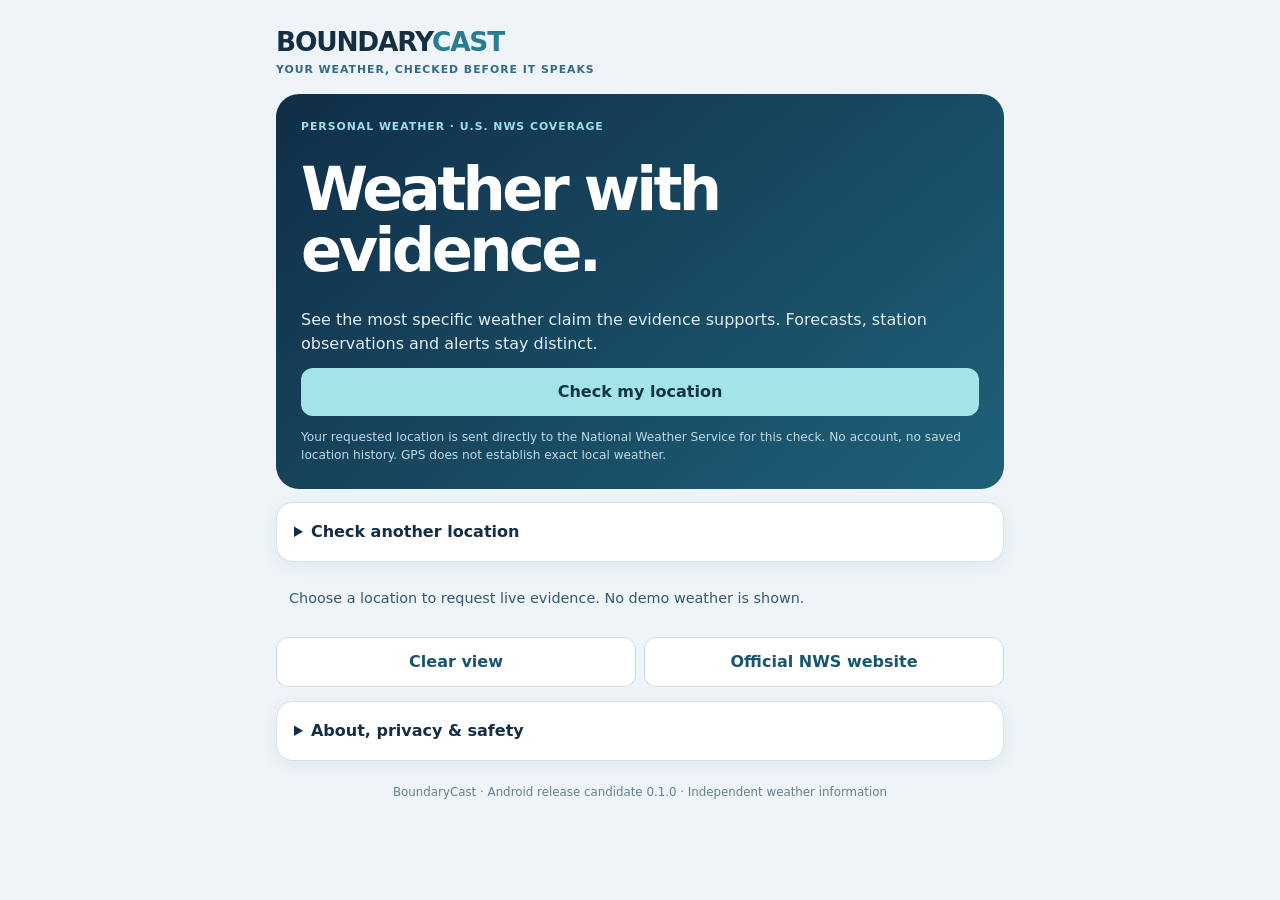
<file: consumer-android/android/app/src/main/assets/index.html>
<!doctype html>
<html lang="en"><head><meta charset="utf-8"><meta name="viewport" content="width=device-width,initial-scale=1,viewport-fit=cover">
<meta http-equiv="Content-Security-Policy" content="default-src 'none'; script-src 'self'; style-src 'self'; img-src 'self' data:; connect-src 'none'; base-uri 'none'; form-action 'none'; object-src 'none'; frame-src 'none'">
<title>BoundaryCast | Your Weather</title><link rel="stylesheet" href="styles.css"></head>
<body><main class="shell">
<header><div class="brand">BOUNDARY<span>CAST</span></div><div class="eyebrow">YOUR WEATHER, CHECKED BEFORE IT SPEAKS</div></header>
<section class="hero"><div class="eyebrow light">PERSONAL WEATHER · U.S. NWS COVERAGE</div><h1>Weather with<br>evidence.</h1><p>See the most specific weather claim the evidence supports. Forecasts, station observations and alerts stay distinct.</p><button id="geo" class="primary">Check my location</button><p class="fine">Your requested location is sent directly to the National Weather Service for this check. No account, no saved location history. GPS does not establish exact local weather.</p></section>
<details id="dest" class="card"><summary>Check another location</summary><p>Enter decimal coordinates for a U.S. location, or select the example area.</p><form id="coords"><div class="fields"><label>Latitude<input id="lat" type="number" min="-90" max="90" step="any" placeholder="39.7456" required autocomplete="off"></label><label>Longitude<input id="lon" type="number" min="-180" max="180" step="any" placeholder="-97.0892" required autocomplete="off"></label></div><button type="submit" class="secondary">Check coordinates</button></form><button id="example" class="textButton">Check example location in Kansas</button></details>
<div id="status" class="status" role="status" aria-live="polite">Choose a location to request live evidence. No demo weather is shown.</div>
<section id="results" aria-live="polite"></section>
<div class="actions"><button id="clear" class="secondary">Clear view</button><button id="official" class="secondary">Official NWS website</button></div>
<details class="card"><summary>About, privacy &amp; safety</summary><p>BoundaryCast is an independent app by Oak and Sparrow Systems Enterprise LLC. NWS data is attributed to the National Weather Service; no affiliation or endorsement is implied. Coverage is limited to locations served by NWS. This app does not replace NOAA Weather Radio, Wireless Emergency Alerts or local emergency instructions. No background monitoring or push alerts.</p><p>The app uses the location you provide only for an explicit foreground weather request. Coordinates are sent directly to api.weather.gov over HTTPS; the provider receives request metadata such as IP address and location. The app has no account, analytics, local weather history, advertising or OASSE server. Current results are held in memory and cleared on leaving the app. The official website opens in your browser, under its own privacy terms.</p><p>Policy is a public consumer adaptation of BoundaryCast's evidence and scope logic, not private OASSE math or Gatekeeper V2. Exact-location and microclimate claims are withheld in this edition. Receipts are transient policy replay records, not signed or independently verified proof.</p><p>Support: contact@oakandsparrowsystemsenterprise.io</p><p>Original BoundaryCast public core © 2026 Oak &amp; Sparrow Systems Enterprise LLC, MIT license. See bundled LICENSE.txt.</p></details>
<footer>BoundaryCast · Android release candidate 0.1.0 · Independent weather information</footer>
</main><script src="engine.js"></script><script src="app.js"></script></body></html>
</file>
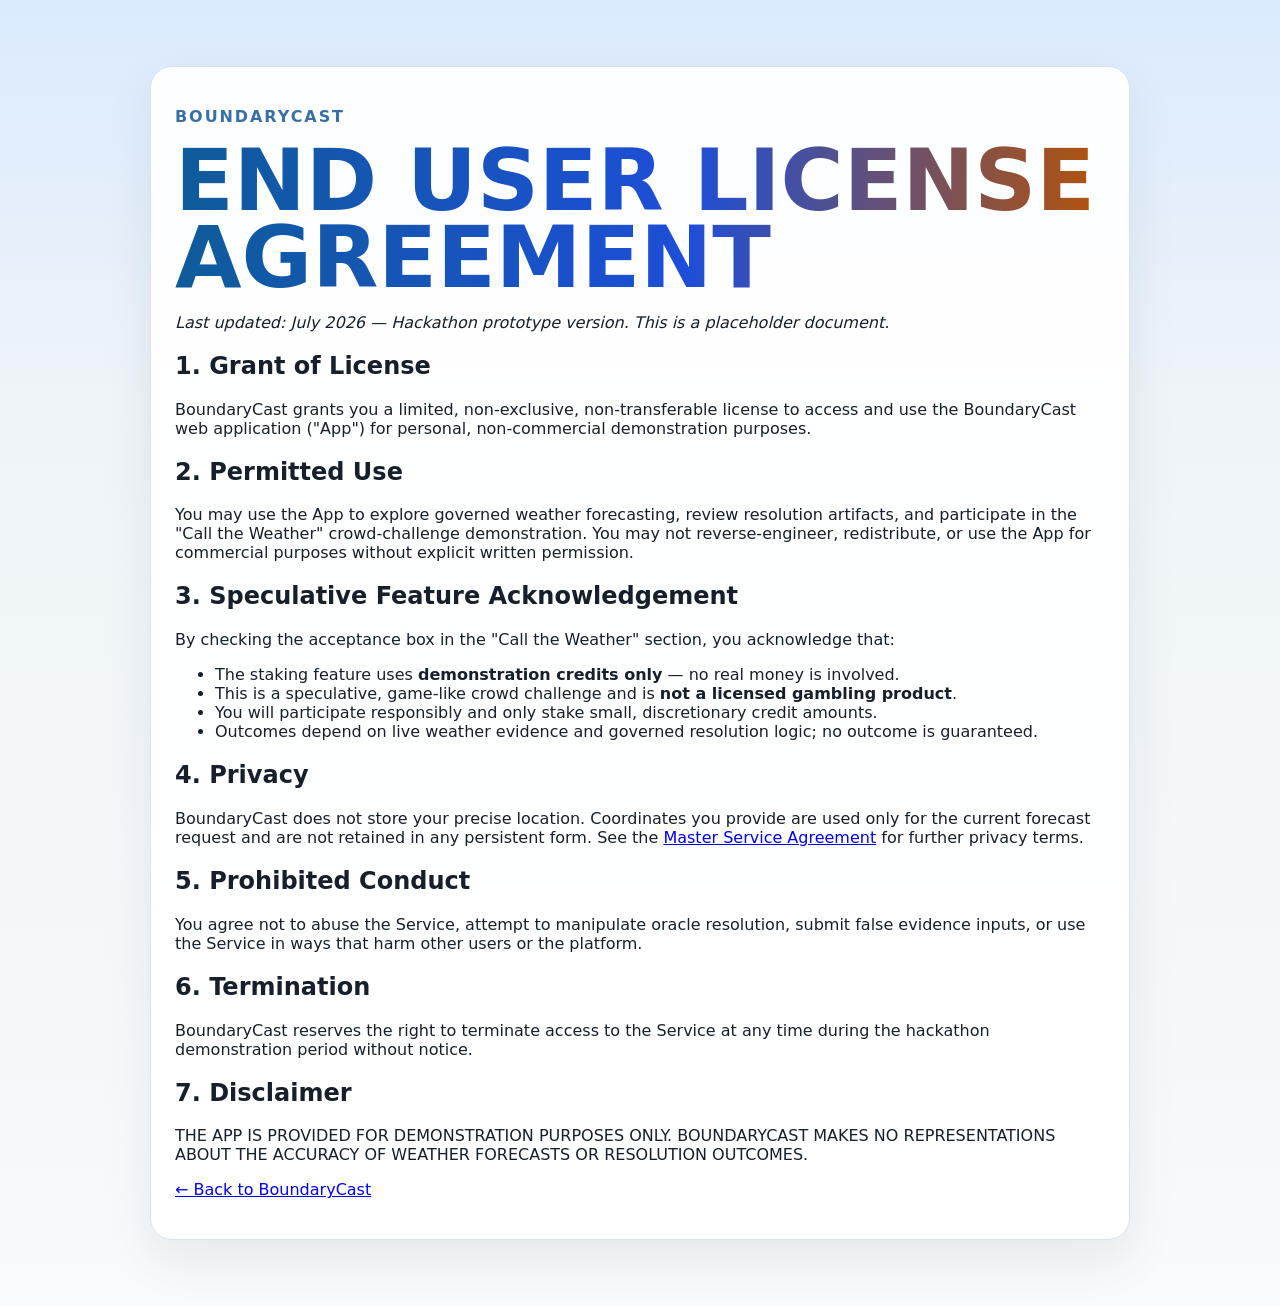
<file: boundarycast-personal-weather/apps/web/eula.html>
<!doctype html>
<html lang="en">
<head>
  <meta charset="utf-8" />
  <meta name="viewport" content="width=device-width, initial-scale=1" />
  <title>BoundaryCast — End User License Agreement</title>
  <link rel="stylesheet" href="styles.css" />
</head>
<body>
  <main class="shell">
    <section class="card">
      <p class="eyebrow">BoundaryCast</p>
      <h1>End User License Agreement</h1>
      <p><em>Last updated: July 2026 — Hackathon prototype version. This is a placeholder document.</em></p>

      <h2>1. Grant of License</h2>
      <p>BoundaryCast grants you a limited, non-exclusive, non-transferable license to access and use the BoundaryCast web application ("App") for personal, non-commercial demonstration purposes.</p>

      <h2>2. Permitted Use</h2>
      <p>You may use the App to explore governed weather forecasting, review resolution artifacts, and participate in the "Call the Weather" crowd-challenge demonstration. You may not reverse-engineer, redistribute, or use the App for commercial purposes without explicit written permission.</p>

      <h2>3. Speculative Feature Acknowledgement</h2>
      <p>By checking the acceptance box in the "Call the Weather" section, you acknowledge that:</p>
      <ul>
        <li>The staking feature uses <strong>demonstration credits only</strong> — no real money is involved.</li>
        <li>This is a speculative, game-like crowd challenge and is <strong>not a licensed gambling product</strong>.</li>
        <li>You will participate responsibly and only stake small, discretionary credit amounts.</li>
        <li>Outcomes depend on live weather evidence and governed resolution logic; no outcome is guaranteed.</li>
      </ul>

      <h2>4. Privacy</h2>
      <p>BoundaryCast does not store your precise location. Coordinates you provide are used only for the current forecast request and are not retained in any persistent form. See the <a href="/ui/msa.html">Master Service Agreement</a> for further privacy terms.</p>

      <h2>5. Prohibited Conduct</h2>
      <p>You agree not to abuse the Service, attempt to manipulate oracle resolution, submit false evidence inputs, or use the Service in ways that harm other users or the platform.</p>

      <h2>6. Termination</h2>
      <p>BoundaryCast reserves the right to terminate access to the Service at any time during the hackathon demonstration period without notice.</p>

      <h2>7. Disclaimer</h2>
      <p>THE APP IS PROVIDED FOR DEMONSTRATION PURPOSES ONLY. BOUNDARYCAST MAKES NO REPRESENTATIONS ABOUT THE ACCURACY OF WEATHER FORECASTS OR RESOLUTION OUTCOMES.</p>

      <p><a href="/ui/">← Back to BoundaryCast</a></p>
    </section>
  </main>
</body>
</html>
</file>
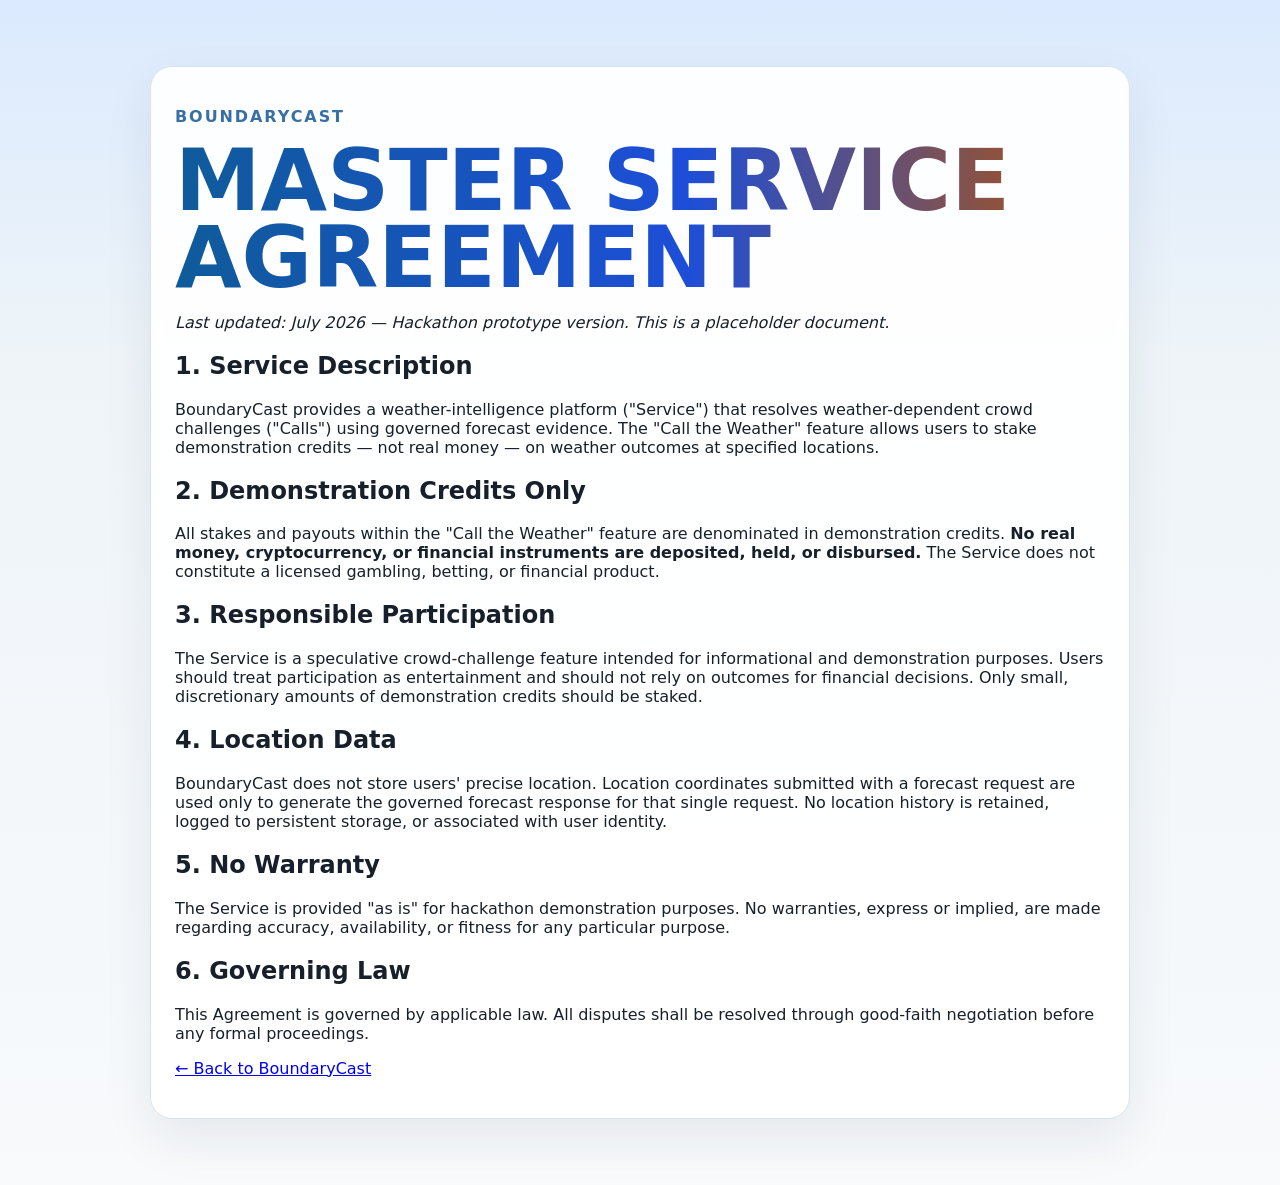
<file: boundarycast-personal-weather/apps/web/msa.html>
<!doctype html>
<html lang="en">
<head>
  <meta charset="utf-8" />
  <meta name="viewport" content="width=device-width, initial-scale=1" />
  <title>BoundaryCast — Master Service Agreement</title>
  <link rel="stylesheet" href="styles.css" />
</head>
<body>
  <main class="shell">
    <section class="card">
      <p class="eyebrow">BoundaryCast</p>
      <h1>Master Service Agreement</h1>
      <p><em>Last updated: July 2026 — Hackathon prototype version. This is a placeholder document.</em></p>

      <h2>1. Service Description</h2>
      <p>BoundaryCast provides a weather-intelligence platform ("Service") that resolves weather-dependent crowd challenges ("Calls") using governed forecast evidence. The "Call the Weather" feature allows users to stake demonstration credits — not real money — on weather outcomes at specified locations.</p>

      <h2>2. Demonstration Credits Only</h2>
      <p>All stakes and payouts within the "Call the Weather" feature are denominated in demonstration credits. <strong>No real money, cryptocurrency, or financial instruments are deposited, held, or disbursed.</strong> The Service does not constitute a licensed gambling, betting, or financial product.</p>

      <h2>3. Responsible Participation</h2>
      <p>The Service is a speculative crowd-challenge feature intended for informational and demonstration purposes. Users should treat participation as entertainment and should not rely on outcomes for financial decisions. Only small, discretionary amounts of demonstration credits should be staked.</p>

      <h2>4. Location Data</h2>
      <p>BoundaryCast does not store users' precise location. Location coordinates submitted with a forecast request are used only to generate the governed forecast response for that single request. No location history is retained, logged to persistent storage, or associated with user identity.</p>

      <h2>5. No Warranty</h2>
      <p>The Service is provided "as is" for hackathon demonstration purposes. No warranties, express or implied, are made regarding accuracy, availability, or fitness for any particular purpose.</p>

      <h2>6. Governing Law</h2>
      <p>This Agreement is governed by applicable law. All disputes shall be resolved through good-faith negotiation before any formal proceedings.</p>

      <p><a href="/ui/">← Back to BoundaryCast</a></p>
    </section>
  </main>
</body>
</html>
</file>
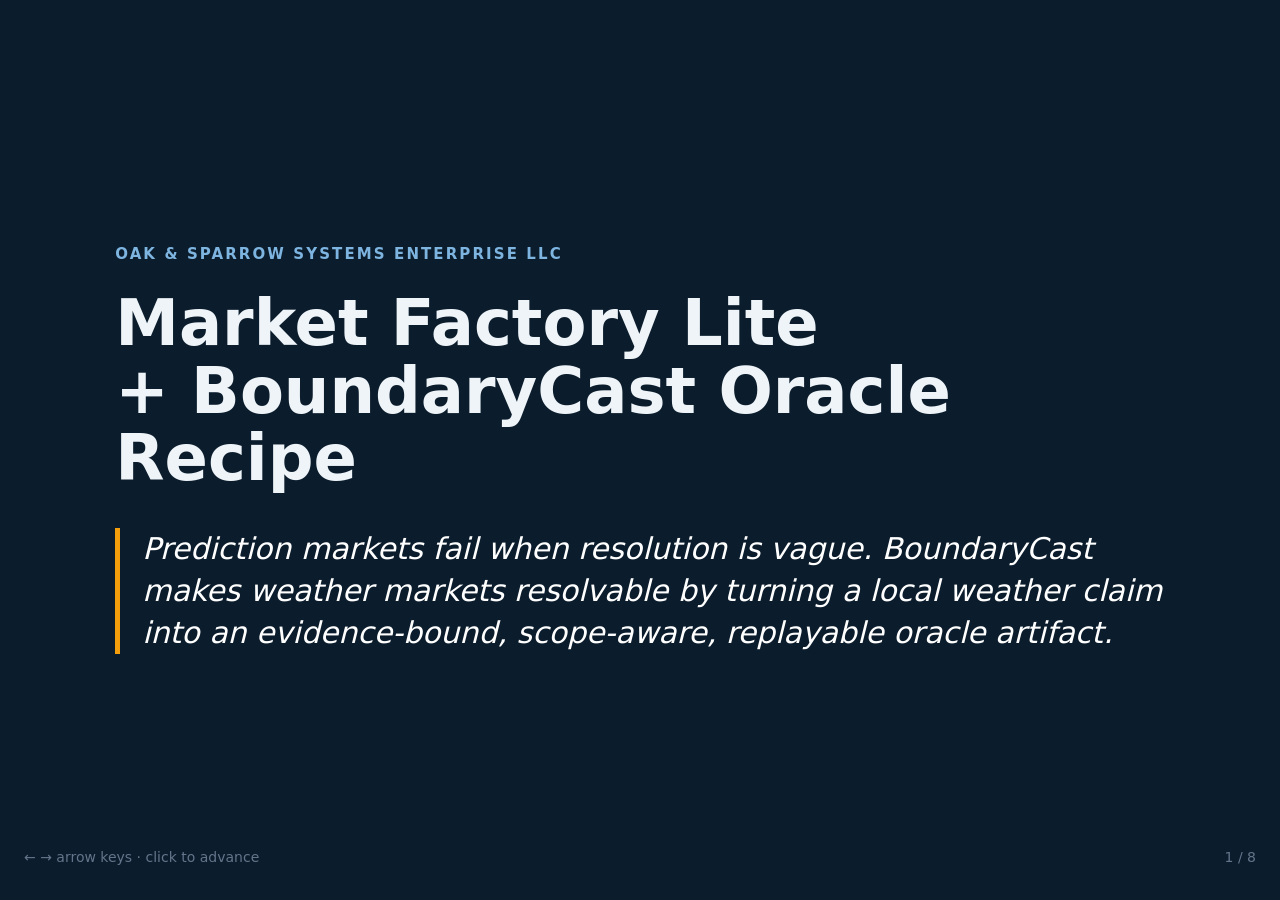
<file: boundarycast-personal-weather/apps/web/pitch.html>
<!doctype html>
<html lang="en">
<head>
<meta charset="utf-8" />
<meta name="viewport" content="width=device-width, initial-scale=1" />
<title>BoundaryCast | Pitch</title>
<style>
  :root { font-family: Inter, ui-sans-serif, system-ui, sans-serif; }
  body { margin: 0; background: #0b1c2c; color: #eef4f8; }
  .slide { display: none; min-height: 100vh; box-sizing: border-box; padding: 7vh 9vw; flex-direction: column; justify-content: center; }
  .slide.active { display: flex; }
  .eyebrow { text-transform: uppercase; letter-spacing: .14em; font-weight: 700; color: #7db4e0; font-size: 15px; }
  h1 { font-size: clamp(34px, 5.5vw, 64px); line-height: 1.05; margin: 10px 0 18px; }
  h2 { font-size: clamp(26px, 4vw, 44px); line-height: 1.1; margin: 8px 0 20px; }
  p, li { font-size: clamp(17px, 1.9vw, 23px); line-height: 1.5; color: #cfe0ee; }
  li { margin: 10px 0; }
  .quote { font-size: clamp(20px, 2.6vw, 30px); font-style: italic; color: #ffffff; border-left: 5px solid #f59e0b; padding-left: 22px; margin: 18px 0; line-height: 1.4; }
  .badge { display: inline-block; background: #f59e0b; color: #0b1c2c; font-weight: 800; border-radius: 999px; padding: 6px 16px; margin-right: 8px; font-size: 15px; }
  .scopes { font-family: ui-monospace, monospace; font-size: clamp(15px, 1.7vw, 21px); color: #a7f3d0; }
  .foot { position: fixed; bottom: 18px; right: 24px; color: #64748b; font-size: 14px; }
  .hint { position: fixed; bottom: 18px; left: 24px; color: #64748b; font-size: 14px; }
  strong { color: #ffffff; }
  code { background: #12324e; border-radius: 6px; padding: 2px 8px; color: #a7f3d0; font-size: .9em; }
</style>
</head>
<body>

<section class="slide active">
  <p class="eyebrow">Oak &amp; Sparrow Systems Enterprise LLC</p>
  <h1>Market Factory Lite<br>+ BoundaryCast Oracle Recipe</h1>
  <p class="quote">Prediction markets fail when resolution is vague. BoundaryCast makes weather markets resolvable by turning a local weather claim into an evidence-bound, scope-aware, replayable oracle artifact.</p>
</section>

<section class="slide">
  <p class="eyebrow">The problem</p>
  <h2>Weather data is a commodity.<br>Resolution integrity is not.</h2>
  <ul>
    <li>"Will it rain at the event?" needs an answer that is specific about <strong>where</strong>, honest about <strong>how much evidence supports that specificity</strong>, and <strong>auditable</strong> after the fact.</li>
    <li>Vague resolution rules kill markets: disputes, refunds, dead liquidity.</li>
  </ul>
</section>

<section class="slide">
  <p class="eyebrow">What we built</p>
  <h2>A governed weather oracle recipe</h2>
  <p class="quote">Anyone can create a weather-dependent market. Not everyone can write safe resolution rules. Our recipe packages the resolution logic: what evidence counts, when official alerts govern, when the claim is exact versus area-level, and when the oracle must abstain.</p>
  <p class="scopes">location → evidence → epistemology → claim scope → deontic policy → BoundaryCast verdict → hash-chained artifact → replay</p>
</section>

<section class="slide">
  <p class="eyebrow">The key idea</p>
  <h2>Claim Scope <em>is</em> the resolution rule</h2>
  <p class="scopes">exact_location → microclimate_adjusted → nearby_observation_area → official_forecast_area</p>
  <ul>
    <li>The oracle states <strong>how specific</strong> its claim is; the market creator sets the <strong>minimum scope</strong> it will accept.</li>
    <li>Evidence below the minimum never silently resolves — it goes <strong>UNRESOLVED → arbitration</strong> with an explicit reason code.</li>
    <li><strong>The oracle never pretends.</strong></li>
  </ul>
</section>

<section class="slide">
  <p class="eyebrow">Live demo</p>
  <h2>The complete loop</h2>
  <ul>
    <li><span class="badge">1</span>Create: "Will it rain at this outdoor event between 2 and 5 PM?"</li>
    <li><span class="badge">2</span>The market cites the BoundaryCast recipe: location, window, scope rules, alert supremacy.</li>
    <li><span class="badge">3</span>Stake play-money YES / NO into parimutuel pools.</li>
    <li><span class="badge">4</span>One click: <strong>Resolve with BoundaryCast</strong>.</li>
    <li><span class="badge">5</span>Payout with receipts: outcome, claim scope, reason codes, artifact hash, replay proof.</li>
  </ul>
</section>

<section class="slide">
  <p class="eyebrow">Governance guarantees — 36 regression tests</p>
  <h2>Built to be distrusted</h2>
  <ul>
    <li><strong>Official alert supremacy</strong> — alerts resolve alert markets YES and freeze condition markets. Nothing softens an alert.</li>
    <li><strong>Strict severity</strong> — <code>BLOCK &gt; PROTOCOL &gt; ABSTAIN &gt; CAUTION &gt; PERMIT</code>; a MUST rule is never downgraded.</li>
    <li><strong>Replayable artifacts</strong> — hash-chained; tampering fails verification with a nonzero exit.</li>
    <li><strong>Zero-cache privacy</strong> — no identity, no location history, minimized location bindings.</li>
    <li><strong>Formal layer</strong> — full OWL ontology, deontic policy packs, formal epistemology.</li>
  </ul>
</section>

<section class="slide">
  <p class="eyebrow">Beyond weather</p>
  <h2>A recipe pattern, not a weather app</h2>
  <ul>
    <li>Machine-readable manifest — <code>GET /api/v1/oracle/recipe</code> — any market factory can list BoundaryCast as a selectable oracle recipe today.</li>
    <li>The pattern generalizes to any market where resolution needs evidence discipline: local city markets, founder hedge markets, event insurance.</li>
    <li><strong>Honest scope:</strong> demo adapters are stubs; the governance is fully real. Production math loads through a private provider seam — proprietary IP never enters the public repo.</li>
  </ul>
</section>

<section class="slide">
  <p class="eyebrow">Close</p>
  <h2>The smallest complete market factory around a governed oracle</h2>
  <ul>
    <li>Live demo · replayable artifacts · formal ontology · 36 passing tests</li>
  </ul>
  <p class="quote">BoundaryCast: your weather, checked before it speaks — now checking prediction markets before they pay out.</p>
</section>

<p class="hint">← → arrow keys · click to advance</p>
<p class="foot" id="counter"></p>

<script>
  const slides = [...document.querySelectorAll('.slide')];
  let i = 0;
  function show(n) {
    i = Math.max(0, Math.min(slides.length - 1, n));
    slides.forEach((s, k) => s.classList.toggle('active', k === i));
    document.getElementById('counter').textContent = `${i + 1} / ${slides.length}`;
  }
  document.addEventListener('keydown', (e) => {
    if (e.key === 'ArrowRight' || e.key === ' ' || e.key === 'PageDown') show(i + 1);
    if (e.key === 'ArrowLeft' || e.key === 'PageUp') show(i - 1);
  });
  document.addEventListener('click', () => show(i + 1));
  show(0);
</script>
</body>
</html>
</file>
<file: consumer-android/android/app/src/main/assets/styles.css>
:root{font-family:system-ui,-apple-system,"Segoe UI",sans-serif;color:#142e44;background:#eef4f8;line-height:1.5;font-size:16px}*{box-sizing:border-box}body{margin:0}button,input{font:inherit}button{border:0;border-radius:12px;font-weight:700;min-height:46px;padding:12px 16px;cursor:pointer}button:disabled{opacity:.45;cursor:default}button:focus-visible,input:focus-visible,summary:focus-visible{outline:3px solid #2895aa;outline-offset:2px}.shell{max-width:760px;margin:auto;padding:17px 16px 30px}header{margin:5px 0 16px}.brand{font-weight:850;letter-spacing:-.045em;font-size:1.65rem}.brand span{color:#267c91}.eyebrow{letter-spacing:.09em;font-size:.68rem;font-weight:800;color:#336b88}.light{color:#9cdee4}h1,h2,h3,p{margin:0}h1{font-size:clamp(2.35rem,8vw,3.8rem);line-height:1;letter-spacing:-.06em;margin:12px 0 15px}h2{font-size:1.12rem;letter-spacing:-.02em}h3{font-size:1rem}.hero{background:linear-gradient(140deg,#102e48,#1f6179);border-radius:23px;padding:25px;color:white;display:flex;flex-direction:column;gap:12px}.hero p{color:#e1eef3}.hero .fine{font-size:.76rem;color:#bfdae5}.primary{background:#a4e4e6;color:#10334a}.secondary{background:#fff;border:1px solid #cbdde6;color:#17566e}.textButton{background:transparent;color:#176582;text-decoration:underline;padding:6px 0}.card{margin:13px 0;background:white;border:1px solid #d5e3eb;border-radius:17px;padding:17px;box-shadow:0 4px 18px #163d5410}.card p{margin:9px 0}.card summary{font-weight:750;cursor:pointer}.fields{display:grid;grid-template-columns:1fr 1fr;gap:10px;margin:10px 0}label{font-weight:650;font-size:.82rem}input{display:block;width:100%;margin-top:5px;border:1px solid #b7ccd9;border-radius:9px;padding:11px 8px;color:#142e44;background:#fff}.status{padding:13px;font-size:.9rem;color:#365970}.scope{border-left:5px solid #398ea5}.scope.alert{border-color:#bd422f;background:#fff2ed}.scope.hold{border-color:#b07825;background:#fff8e8}.tag{font-size:.73rem;font-weight:850;text-transform:uppercase;letter-spacing:.08em;color:#286480}.alert .tag{color:#a13726}.hold .tag{color:#865719}.temp{font-size:2.85rem;font-weight:800;letter-spacing:-.05em;line-height:1.1;margin:12px 0}.muted{color:#567083;font-size:.86rem}.subtle{font-size:.75rem;color:#637e8c}.hours{display:flex;gap:8px;overflow-x:auto;padding:8px 0 12px}.hour{background:#edf5f8;border-radius:11px;min-width:105px;max-width:140px;padding:10px;display:flex;flex-direction:column;gap:6px}.hour strong{font-size:1.28rem}.hour span{font-size:.79rem}.actions{display:flex;gap:8px;flex-wrap:wrap;margin:14px 0}.actions button{flex:1}.notice{white-space:pre-wrap;overflow-wrap:anywhere}.hash{font:12px ui-monospace,monospace;overflow-wrap:anywhere;color:#537183}footer{text-align:center;font-size:.74rem;color:#65808f;padding:10px 0}.alertItem{padding:12px 0;border-bottom:1px solid #dbe6eb}.alertItem:last-child{border-bottom:0}.evidence{display:grid;gap:8px;margin:12px 0}.evidence div{background:#edf4f7;border-radius:9px;padding:10px;font-size:.87rem}.error{color:#9a392b}@media(prefers-reduced-motion:reduce){*{scroll-behavior:auto!important}}
</file>
<file: boundarycast-personal-weather/apps/web/styles.css>
:root { font-family: Inter, ui-sans-serif, system-ui, -apple-system, Segoe UI, sans-serif; color: #17202a; }
.agreement-scroll { max-height: 160px; overflow-y: auto; border: 1px solid #bfdbfe; border-radius: 10px; padding: 12px 16px; background: #f0f7ff; font-size: 13px; color: #334155; line-height: 1.6; margin-bottom: 12px; }
.agreement-scroll p { margin: 0 0 8px; }
.agreement-scroll p:last-child { margin-bottom: 0; }
.terms-label { display: flex !important; flex-direction: row !important; align-items: flex-start; gap: 12px; font-weight: 600; color: #0f172a; cursor: pointer; }
.terms-label input[type="checkbox"] { width: 20px; height: 20px; min-width: 20px; cursor: pointer; accent-color: #1d4ed8; margin-top: 2px; }
body { margin: 0; background: linear-gradient(180deg, #dbeafe 0%, #eef4f8 30%, #f8fafc 100%); min-height: 100vh; }
.shell { max-width: 980px; margin: 0 auto; padding: 48px 20px; }
.hero { margin-bottom: 24px; }
.eyebrow { text-transform: uppercase; letter-spacing: .12em; font-weight: 700; color: #386fa4; }
h1 { font-size: clamp(42px, 8vw, 86px); line-height: .9; margin: 0; text-transform: uppercase;
     background: linear-gradient(90deg, #0f5b9a, #1d4ed8 55%, #b45309); -webkit-background-clip: text; background-clip: text; color: transparent; }
.sub { max-width: 720px; font-size: 20px; color: #475569; }
.action-row { display: flex; align-items: center; gap: 14px; flex-wrap: wrap; margin-top: 6px; }
#locationStatus { color: #92400e; font-weight: 650; }
.location-now { margin-top: 14px; display: inline-flex; gap: 8px; align-items: center; padding: 10px 14px; border-radius: 999px; background: #fff; border: 1px solid #bfdbfe; color: #334155; }
.location-now span { color: #64748b; font-size: 13px; }
.destination-search { display: grid; grid-template-columns: 1fr auto; gap: 12px; align-items: end; }
.destination-results { display: grid; gap: 8px; margin-top: 12px; }
.destination-result { display: flex; justify-content: space-between; align-items: center; text-align: left; background: #eff6ff; color: #0f172a; padding: 12px 14px; }
.destination-result small { margin-left: 12px; }
.destination-selected { color: #166534; font-weight: 700; }
.forecast-place { color: #0f5b9a; font-weight: 750; margin-top: 4px; }
.card { background: rgba(255, 255, 255, .92); border: 1px solid #d8e2ea; border-radius: 22px; box-shadow: 0 20px 50px rgba(20, 40, 60, .08); padding: 24px; margin: 18px 0; backdrop-filter: blur(6px); }
.controls { display: grid; grid-template-columns: repeat(auto-fit, minmax(220px, 1fr)); gap: 14px; }
label { display: flex; flex-direction: column; gap: 6px; font-weight: 650; color: #334155; }
input, select { border: 1px solid #cbd5e1; border-radius: 12px; padding: 12px; font-size: 16px; background: white; }
input:focus, select:focus { outline: 2px solid #0f5b9a55; }
button { border: 0; border-radius: 14px; padding: 14px 18px; background: #0f5b9a; color: white; font-size: 16px; font-weight: 800; cursor: pointer; align-self: end; transition: transform .12s ease, box-shadow .12s ease; }
button:hover:not(:disabled) { transform: translateY(-1px); box-shadow: 0 10px 24px rgba(15, 91, 154, .3); }
.verdict { font-size: 34px; font-weight: 900; margin: 4px 0; animation: reveal .45s ease both; }
@keyframes reveal { from { opacity: 0; transform: translateY(8px); } to { opacity: 1; transform: none; } }
.scope-badge { display: inline-block; border-radius: 999px; padding: 8px 16px; font-weight: 800; font-size: 15px; margin: 6px 0 10px; background: #e2e8f0; color: #334155; animation: reveal .5s ease both; }
.scope-exact_location { background: #dcfce7; color: #166534; box-shadow: 0 0 0 3px #16653422; }
.scope-microclimate_adjusted { background: #dbeafe; color: #1e40af; box-shadow: 0 0 0 3px #1e40af22; }
.scope-nearby_observation_area { background: #fef9c3; color: #854d0e; }
.scope-official_forecast_area { background: #fef3c7; color: #92400e; }
.scope-official_alert_only { background: #fee2e2; color: #991b1b; box-shadow: 0 0 0 3px #991b1b22; }
.scope-unsupported_specific_claim { background: #f1f5f9; color: #475569; }
.fallback { background: #fffbeb; border: 1px solid #fde68a; border-radius: 12px; padding: 10px 14px; color: #92400e; }
.oracle-sub { color: #475569; margin-top: -6px; }
.resolution { font-size: 44px; font-weight: 900; letter-spacing: .02em; margin: 8px 0; animation: reveal .45s ease both; }
.resolution-YES { color: #15803d; }
.resolution-NO { color: #b91c1c; }
.resolution-UNRESOLVED { color: #92400e; }
.board-actions { display: flex; gap: 10px; margin-bottom: 12px; }
button.secondary { background: #64748b; }
.market { border: 1px solid #e2e8f0; border-radius: 14px; padding: 14px; margin: 10px 0; background: white; }
.market-q { margin-bottom: 6px; }
.market-meta { display: flex; flex-wrap: wrap; gap: 8px; margin-bottom: 10px; }
.pill-inline { background: #f1f5f9; border-radius: 999px; padding: 4px 10px; font-size: 13px; color: #334155; }
.market-actions { display: flex; flex-wrap: wrap; gap: 8px; }
.market-actions button { padding: 8px 12px; font-size: 14px; }
button.settle { background: #b45309; }
.market-resolution { background: #f8fafc; border-radius: 10px; padding: 10px 12px; }
.replay-line { color: #166534; font-weight: 650; font-size: 14px; }
.grid { display: grid; grid-template-columns: repeat(auto-fit, minmax(180px, 1fr)); gap: 12px; }
.pill { background: #f1f5f9; border-radius: 16px; padding: 14px; }
small { color: #64748b; }
code { background: #f8fafc; padding: 2px 6px; border-radius: 6px; }
button:disabled { opacity: .5; cursor: wait; }
/* Instant read */
.instant { display: flex; align-items: center; gap: 22px; padding: 6px 0 12px; flex-wrap: wrap; }
.instant-temp { font-size: clamp(56px, 9vw, 92px); font-weight: 900; line-height: 1; color: #0f172a; animation: reveal .4s ease both; }
.instant-temp .deg { font-size: .45em; font-weight: 700; color: #64748b; }
.instant-main { flex: 1; min-width: 240px; }
.instant-line { font-size: 20px; font-weight: 700; color: #0f172a; }
.instant-sub { color: #475569; margin: 4px 0 8px; }
.chip-row { display: flex; flex-wrap: wrap; gap: 8px; }
.chip { border-radius: 999px; padding: 5px 12px; font-size: 13px; font-weight: 700; background: #e2e8f0; color: #334155; }
.chip-ok { background: #ecfdf5; color: #166534; }
.chip-alert { background: #fee2e2; color: #991b1b; animation: pulse 1.6s ease infinite; }
@keyframes pulse { 0%, 100% { box-shadow: 0 0 0 0 #dc262633; } 50% { box-shadow: 0 0 0 6px #dc262600; } }
/* Advanced inputs + governance detail */
details.advanced summary, .govdetail summary { cursor: pointer; font-weight: 700; color: #334155; }
details.advanced .controls { margin-top: 14px; }
.govdetail { margin-top: 16px; border-top: 1px solid #e2e8f0; padding-top: 10px; }
/* Scope ladder */
.ladder { margin: 16px 0; padding: 14px; border: 1px solid #e2e8f0; border-radius: 14px; background: white; }
.rung { display: flex; align-items: center; gap: 10px; padding: 8px 10px; border-radius: 10px; color: #94a3b8; font-weight: 650; }
.rung-dot { width: 10px; height: 10px; border-radius: 50%; background: #cbd5e1; flex: none; }
.rung.granted { color: #0f172a; background: #ecfdf5; }
.rung.granted .rung-dot { background: #16a34a; box-shadow: 0 0 0 4px #16a34a22; }
.rung.requested { color: #92400e; background: #fffbeb; }
.rung.requested .rung-dot { background: #d97706; }
.rung.special.granted { background: #fef2f2; }
.rung.special.granted .rung-dot { background: #dc2626; box-shadow: 0 0 0 4px #dc262622; }
.rung-tag { font-size: 12px; border-radius: 999px; padding: 2px 10px; background: #fde68a; color: #92400e; margin-left: auto; }
.rung-tag.got { background: #bbf7d0; color: #166534; }
/* Epistemology checks */
.checks { margin: 14px 0; }
.checks summary { cursor: pointer; font-weight: 700; color: #334155; }
.check-grid { display: flex; flex-wrap: wrap; gap: 8px; margin-top: 10px; }
.check { font-size: 13px; border-radius: 999px; padding: 4px 10px; font-weight: 650; }
.check.ok { background: #ecfdf5; color: #166534; }
.check.bad { background: #fef2f2; color: #991b1b; }
/* Uncertainty band */
.band { margin: 14px 0; padding: 12px 14px; border: 1px solid #e2e8f0; border-radius: 14px; background: white; }
.band-bar { display: flex; align-items: center; gap: 12px; font-weight: 800; color: #0f172a; margin: 8px 0 4px; }
.band-track { flex: 1; height: 12px; border-radius: 999px; background: #e2e8f0; overflow: hidden; }
.band-fill { height: 100%; width: 100%; border-radius: 999px; background: linear-gradient(90deg, #60a5fa, #f59e0b, #ef4444); animation: bandgrow .8s ease both; }
@keyframes bandgrow { from { width: 0; } to { width: 100%; } }
.crowd-line { color: #92400e; font-weight: 650; font-size: 14px; }
@media (max-width: 560px) { .destination-search { grid-template-columns: 1fr; } .location-now { border-radius: 14px; align-items: flex-start; flex-direction: column; } }
</file>
